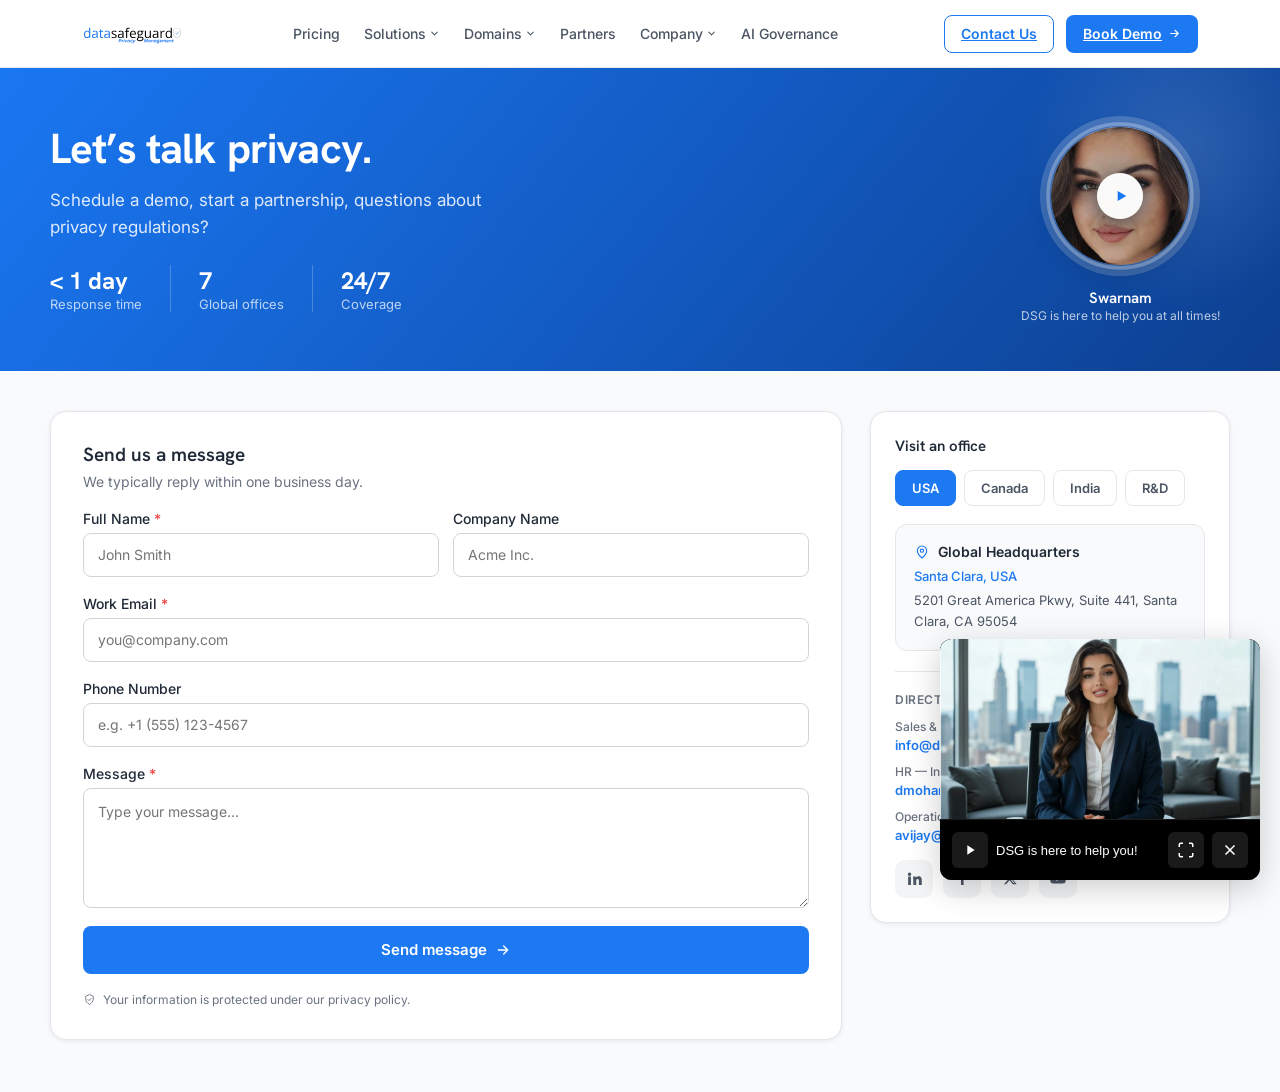
<file: index.html>
<!DOCTYPE html>
<html lang="en">

<head>
  <meta charset="utf-8">
  <meta name="viewport" content="width=device-width, initial-scale=1">
  <title>Contact Us — DataSafeguard</title>
  <meta name="description"
    content="Talk to the DataSafeguard privacy and compliance team. Schedule a demo, start a partnership, or ask about privacy regulations — we reply within one business day.">
  <link rel="icon" href="assets/datasafeguard-logo.svg">
  <link rel="stylesheet" href="styles/tokens.css">
  <link rel="stylesheet" href="styles/main.css">
  <link rel="stylesheet" href="styles/video-widget.css">
</head>

<body data-video-widget data-video-src="https://dsg-chatbot.netlify.app/dsg-avatar-ny.mp4"
  data-video-poster="assets/dsg-avatar-poster.jpg"
  data-video-title="DSG is here to help you!">

  <!-- ============================ Site nav ============================ -->
  <header class="site-nav">
    <div class="container" style="display:flex;align-items:center;justify-content:space-between;gap:24px;">
      <a href="#" aria-label="DataSafeguard home">
        <img class="site-nav__logo" src="assets/datasafeguard-logo.svg" alt="DataSafeguard">
      </a>
      <nav class="site-nav__links" aria-label="Primary">
        <a class="nav-link" href="#">Pricing</a>
        <a class="nav-link" href="#">Solutions <svg viewBox="0 0 24 24" fill="none">
            <path d="M6 9l6 6 6-6" stroke="currentColor" stroke-width="2.2" stroke-linecap="round"
              stroke-linejoin="round" />
          </svg></a>
        <a class="nav-link" href="#">Domains <svg viewBox="0 0 24 24" fill="none">
            <path d="M6 9l6 6 6-6" stroke="currentColor" stroke-width="2.2" stroke-linecap="round"
              stroke-linejoin="round" />
          </svg></a>
        <a class="nav-link" href="#">Partners</a>
        <a class="nav-link" href="#">Company <svg viewBox="0 0 24 24" fill="none">
            <path d="M6 9l6 6 6-6" stroke="currentColor" stroke-width="2.2" stroke-linecap="round"
              stroke-linejoin="round" />
          </svg></a>
        <a class="nav-link" href="#">AI Governance</a>
      </nav>
      <div class="site-nav__actions">
        <a class="btn btn--outline" href="#" aria-current="page">Contact Us</a>
        <a class="btn btn--primary" href="#">Book Demo
          <svg width="13" height="13" viewBox="0 0 24 24" fill="none">
            <path d="M5 12h14M13 6l6 6-6 6" stroke="#fff" stroke-width="2" stroke-linecap="round"
              stroke-linejoin="round" />
          </svg>
        </a>
      </div>
    </div>
  </header>

  <main>
    <!-- ============================ Hero ============================ -->
    <section class="hero">
      <div class="container hero__inner">
        <div class="hero__copy">
          <h1 class="hero__title">Let&rsquo;s talk privacy.</h1>
          <p class="hero__subtitle">Schedule a demo, start a partnership, questions about privacy regulations?</p>
          <div class="hero__stats">
            <div>
              <div class="stat__value">&lt; 1 day</div>
              <div class="stat__label">Response time</div>
            </div>
            <div class="hero__divider" aria-hidden="true"></div>
            <div>
              <div class="stat__value">7</div>
              <div class="stat__label">Global offices</div>
            </div>
            <div class="hero__divider" aria-hidden="true"></div>
            <div>
              <div class="stat__value">24/7</div>
              <div class="stat__label">Coverage</div>
            </div>
          </div>
        </div>

        <div class="hero__avatar">
          <div class="hero__avatar-ring">
            <!-- Animated support avatar — click to play a 9-second intro -->
            <div class="avatar" id="avatar" role="button" tabindex="0" aria-label="Play support intro video">
              <svg class="avatar__ring" viewBox="0 0 100 100" aria-hidden="true">
                <circle cx="50" cy="50" r="48" fill="none" stroke="rgba(255,255,255,.28)" stroke-width="2.4"></circle>
                <circle class="avatar__ring-progress" cx="50" cy="50" r="48" fill="none" stroke="#1cc279"
                  stroke-width="2.8" stroke-linecap="round"></circle>
              </svg>

              <div class="avatar__face-wrap">
                <video class="avatar__video" id="avatarVideo"
                  src="https://dsg-chatbot.netlify.app/DataSafeguard-webflow_540.mp4" poster="assets/avatar-poster.jpg"
                  preload="metadata" playsinline></video>

                <!-- idle-only: play affordance -->
                <div class="avatar__when-idle avatar__play">
                  <div class="avatar__play-pulse"></div>
                  <div class="avatar__play-btn">
                    <svg width="16" height="16" viewBox="0 0 24 24">
                      <path d="M7 4.5v15l13-7.5z" fill="#1a77f2"></path>
                    </svg>
                  </div>
                </div>
              </div>

              <!-- playing-only: LIVE badge -->
              <div class="avatar__when-playing avatar__live">
                <span class="avatar__live-dot"></span>
                <span class="avatar__live-text">LIVE</span>
              </div>
            </div>
          </div>
          <div class="hero__avatar-meta">
            <div class="hero__avatar-name" id="avatarName">Swarnam</div>
            <div class="hero__avatar-tagline">DSG is here to help you at all times!</div>
          </div>
        </div>
      </div>
    </section>

    <!-- ====================== Contact section ====================== -->
    <section class="contact-section">
      <div class="container contact-section__inner">

        <!-- Form -->
        <div class="card card--form">
          <form class="contact-form" id="contactForm" novalidate>
            <div class="form-heading">
              <div class="form-heading__title">Send us a message</div>
              <div class="form-heading__subtitle">We typically reply within one business day.</div>
            </div>

            <div class="form-row">
              <div class="field">
                <label class="field__label" for="fullName">Full Name <span class="field__req">*</span></label>
                <input class="input" id="fullName" name="fullName" placeholder="John Smith" autocomplete="name">
                <span class="field__error" data-error-for="fullName" hidden></span>
              </div>
              <div class="field">
                <label class="field__label" for="company">Company Name</label>
                <input class="input" id="company" name="company" placeholder="Acme Inc." autocomplete="organization">
              </div>
            </div>

            <div class="field">
              <label class="field__label" for="email">Work Email <span class="field__req">*</span></label>
              <input class="input" id="email" name="email" type="email" placeholder="you@company.com"
                autocomplete="email">
              <span class="field__error" data-error-for="email" hidden></span>
            </div>

            <div class="field">
              <label class="field__label" for="phone">Phone Number</label>
              <input class="input" id="phone" name="phone" placeholder="e.g. +1 (555) 123-4567" autocomplete="tel">
            </div>

            <div class="field">
              <label class="field__label" for="message">Message <span class="field__req">*</span></label>
              <textarea class="textarea" id="message" name="message" placeholder="Type your message&hellip;"></textarea>
              <span class="field__error" data-error-for="message" hidden></span>
            </div>

            <button type="submit" class="submit-btn">
              Send message
              <svg width="16" height="16" viewBox="0 0 24 24" fill="none">
                <path d="M5 12h14M13 6l6 6-6 6" stroke="#fff" stroke-width="2" stroke-linecap="round"
                  stroke-linejoin="round" />
              </svg>
            </button>

            <div class="form-privacy">
              <svg width="13" height="13" viewBox="0 0 24 24" fill="none">
                <path d="M12 3l7 3v5c0 4.5-3 8-7 10-4-2-7-5.5-7-10V6l7-3z" stroke="currentColor" stroke-width="1.6"
                  stroke-linejoin="round" />
                <path d="M9 12l2 2 4-4" stroke="currentColor" stroke-width="1.6" stroke-linecap="round"
                  stroke-linejoin="round" />
              </svg>
              Your information is protected under our privacy policy.
            </div>
          </form>

          <!-- Success state (revealed after submit) -->
          <div class="form-success" id="formSuccess" hidden>
            <div class="success-badge">
              <svg width="40" height="40" viewBox="0 0 48 48" fill="none">
                <circle cx="24" cy="24" r="21" fill="var(--success)"></circle>
                <path d="M15 24.5l6 6 12-13" stroke="#fff" stroke-width="3.4" stroke-linecap="round"
                  stroke-linejoin="round" stroke-dasharray="40" stroke-dashoffset="40"></path>
              </svg>
            </div>
            <div class="form-success__title">Message sent</div>
            <div class="form-success__text" id="successText">Thanks &mdash; a member of our team will get back to you
              within one business day.</div>
            <button type="button" class="form-success__reset" id="resetForm">Send another message</button>
          </div>
        </div>

        <!-- Office finder -->
        <aside class="card card--aside">
          <div class="aside-title">Visit an office</div>

          <div class="office-tabs" id="officeTabs" role="tablist" aria-label="Office region">
            <button class="office-tab is-active" type="button" role="tab" aria-selected="true"
              data-tab="USA">USA</button>
            <button class="office-tab" type="button" role="tab" aria-selected="false" data-tab="Canada">Canada</button>
            <button class="office-tab" type="button" role="tab" aria-selected="false" data-tab="India">India</button>
            <button class="office-tab" type="button" role="tab" aria-selected="false" data-tab="R&D">R&amp;D</button>
          </div>

          <div class="office-list" id="officeList" aria-live="polite"><!-- rendered by app.js --></div>

          <div class="aside-divider">
            <div class="aside-label">Direct Contacts</div>
            <div class="contact-line">
              <div class="contact-line__role">Sales &amp; Marketing</div>
              <a class="contact-line__email" href="mailto:info@datasafeguard.ai">info@datasafeguard.ai</a>
            </div>
            <div class="contact-line">
              <div class="contact-line__role">HR &mdash; India</div>
              <a class="contact-line__email" href="mailto:dmohanty@datasafeguard.ai">dmohanty@datasafeguard.ai</a>
            </div>
            <div class="contact-line">
              <div class="contact-line__role">Operations &mdash; USA</div>
              <a class="contact-line__email" href="mailto:avijay@datasafeguard.ai">avijay@datasafeguard.ai</a>
            </div>

            <div class="social-row" aria-label="DataSafeguard on social media">
              <a class="social-link" href="#" aria-label="LinkedIn"><svg width="17" height="17" viewBox="0 0 24 24"
                  fill="currentColor">
                  <path
                    d="M4.98 3.5a2.5 2.5 0 11-.02 5 2.5 2.5 0 01.02-5zM3 9h4v12H3zM10 9h3.8v1.7h.05c.53-1 1.8-2.05 3.7-2.05 3.96 0 4.7 2.6 4.7 6V21h-4v-5.3c0-1.27-.02-2.9-1.77-2.9-1.77 0-2.04 1.38-2.04 2.8V21h-4z" />
                </svg></a>
              <a class="social-link" href="#" aria-label="Facebook"><svg width="17" height="17" viewBox="0 0 24 24"
                  fill="currentColor">
                  <path
                    d="M13.5 21v-8h2.7l.4-3.1h-3.1V7.9c0-.9.25-1.5 1.55-1.5h1.65V3.6c-.3-.04-1.3-.13-2.45-.13-2.43 0-4.1 1.48-4.1 4.2v2.34H7.4V13h2.5v8z" />
                </svg></a>
              <a class="social-link" href="#" aria-label="X"><svg width="15" height="15" viewBox="0 0 24 24"
                  fill="currentColor">
                  <path
                    d="M17.5 3h3.2l-7 8 8.2 10h-6.4l-5-6.1-5.7 6.1H1.6l7.5-8.6L1 3h6.6l4.5 5.6zm-1.1 16h1.8L7.7 4.8H5.8z" />
                </svg></a>
              <a class="social-link" href="#" aria-label="YouTube"><svg width="18" height="18" viewBox="0 0 24 24"
                  fill="currentColor">
                  <path
                    d="M22 8.2a2.6 2.6 0 00-1.8-1.85C18.6 6 12 6 12 6s-6.6 0-8.2.35A2.6 2.6 0 002 8.2C1.65 9.8 1.65 12 1.65 12s0 2.2.35 3.8a2.6 2.6 0 001.8 1.85C5.4 18 12 18 12 18s6.6 0 8.2-.35A2.6 2.6 0 0022 15.8c.35-1.6.35-3.8.35-3.8s0-2.2-.35-3.8zM9.9 14.6V9.4l4.6 2.6z" />
                </svg></a>
            </div>
          </div>
        </aside>

      </div>
    </section>
  </main>

  <script src="app.js"></script>
  <script src="video-widget.js"></script>
</body>

</html>
</file>
<file: styles/tokens.css>
/* ============================================================
   DataSafeguard — Design Tokens
   Merged from the DataSafeguard design system:
   fonts.css + colors.css + typography.css + spacing.css.
   These are the single source of truth consumed by main.css.
   ============================================================ */

/* -- Webfonts -----------------------------------------------
   Larsseit (brand display, commercial) is substituted with
   Hanken Grotesk. Inter is the UI/body face. Replace with the
   licensed Larsseit @font-face files for production fidelity.
   ---------------------------------------------------------- */
@import url("https://fonts.googleapis.com/css2?family=Hanken+Grotesk:wght@400;500;600;700;800&family=Inter:wght@400;500;600;700&family=JetBrains+Mono:wght@400;500&display=swap");

:root {
  /* ---- Brand Blue (primary) — #1a77f2 = brand-blue-500 ---- */
  --brand-blue-50:  hsl(215 90% 96%);
  --brand-blue-100: hsl(212 91% 92%);
  --brand-blue-200: hsl(211 89% 82%);
  --brand-blue-300: hsl(210 89% 72%);
  --brand-blue-400: hsl(211 89% 63%);
  --brand-blue-500: hsl(214 89% 53%);   /* #1a77f2 — core brand */
  --brand-blue-600: hsl(214 81% 44%);
  --brand-blue-700: hsl(215 82% 35%);
  --brand-blue-800: hsl(215 83% 25%);
  --brand-blue-900: hsl(216 84% 17%);

  /* ---- Brand Navy (app chrome) ---- */
  --navy-950: #061826;
  --navy-900: #092339;
  --navy-800: #112437;
  --navy-700: #0f1729;
  --navy-600: #1a3550;
  --navy-500: #2a3547;

  /* ---- Slate / Gray neutral scale ---- */
  --gray-50:  hsl(210 20% 98%);   /* #f8fafc */
  --gray-100: hsl(220 14% 96%);
  --gray-200: hsl(220 13% 91%);   /* #e4e7ec hairlines */
  --gray-300: hsl(216 12% 84%);
  --gray-400: hsl(218 11% 65%);
  --gray-500: hsl(220 9% 46%);    /* #64748b muted text */
  --gray-600: hsl(215 14% 34%);
  --gray-700: hsl(217 19% 27%);
  --gray-800: hsl(215 28% 17%);   /* #1e293b */
  --gray-900: hsl(221 39% 11%);
  --gray-950: hsl(224 71% 4%);
  --white: #ffffff;
  --black: #000000;

  /* ---- Green (success) ---- */
  --green-50:  hsl(138 76% 97%);
  --green-100: hsl(141 84% 93%);
  --green-200: hsl(141 79% 85%);
  --green-300: hsl(142 77% 73%);
  --green-400: hsl(142 69% 58%);
  --green-500: hsl(142 71% 45%);
  --green-600: hsl(142 76% 36%);
  --green-700: hsl(142 72% 29%);
  --green-800: hsl(143 64% 24%);
  --green-900: hsl(144 61% 20%);
  --success:   #1cc279;
  --login-green: #148018;

  /* ---- Red (destructive) ---- */
  --red-50:  hsl(0 86% 97%);
  --red-100: hsl(0 93% 94%);
  --red-200: hsl(0 96% 89%);
  --red-300: hsl(0 94% 82%);
  --red-400: hsl(0 91% 71%);
  --red-500: hsl(0 84% 60%);
  --red-600: hsl(0 72% 51%);
  --red-700: hsl(0 74% 42%);
  --red-800: hsl(0 70% 35%);
  --red-900: hsl(0 63% 31%);
  --danger:  #e94141;

  /* ---- Yellow / Amber (warning) ---- */
  --yellow-50:  hsl(55 92% 95%);
  --yellow-500: hsl(45 93% 47%);
  --yellow-800: hsl(32 81% 29%);
  --warning: #fdbd5b;

  /* ===========================================================
     SEMANTIC ALIASES — the layer UI code consumes.
     =========================================================== */

  /* Surfaces */
  --surface-app:      var(--gray-50);
  --surface-card:     var(--white);
  --surface-raised:   var(--white);
  --surface-sunken:   var(--gray-100);
  --surface-sidebar:  var(--navy-900);
  --surface-inverse:  var(--navy-900);

  /* Text */
  --text-primary:   var(--gray-800);
  --text-secondary: var(--gray-600);
  --text-muted:     var(--gray-500);
  --text-disabled:  var(--gray-400);
  --text-inverse:   var(--white);
  --text-link:      var(--brand-blue-500);
  --text-brand:     var(--brand-blue-500);

  /* Brand */
  --brand:            var(--brand-blue-500);
  --brand-hover:      var(--brand-blue-600);
  --brand-active:     var(--brand-blue-700);
  --brand-subtle:     var(--brand-blue-50);
  --brand-subtle-fg:  var(--brand-blue-700);

  /* Borders */
  --border:        var(--gray-200);
  --border-strong: var(--gray-300);
  --border-focus:  var(--brand-blue-400);
  --input-border:  var(--gray-300);

  /* Status (semantic) */
  --status-success:        var(--success);
  --status-success-subtle: var(--green-50);
  --status-success-fg:     var(--green-700);
  --status-danger:         var(--danger);
  --status-danger-subtle:  var(--red-50);
  --status-danger-fg:      var(--red-700);
  --status-warning:        var(--warning);
  --status-info:           var(--brand-blue-500);
  --status-info-subtle:    var(--brand-blue-50);
  --status-info-fg:        var(--brand-blue-700);

  /* Focus ring */
  --ring: var(--brand-blue-400);

  /* ---- Typography ---- */
  --font-display: "Hanken Grotesk", "Larsseit", system-ui, sans-serif;
  --font-sans:    "Inter", system-ui, -apple-system, "Segoe UI", sans-serif;
  --font-mono:    "JetBrains Mono", ui-monospace, "SF Mono", Menlo, monospace;

  /* ---- Spacing scale (4px base) ---- */
  --space-1:  4px;
  --space-2:  8px;
  --space-3:  12px;
  --space-4:  16px;
  --space-5:  20px;
  --space-6:  24px;
  --space-8:  32px;
  --space-10: 40px;
  --space-12: 48px;
  --space-16: 64px;
  --space-20: 80px;

  /* ---- Radius ---- */
  --radius-xs: 4px;
  --radius-sm: 6px;
  --radius-md: 8px;
  --radius-lg: 12px;
  --radius-xl: 16px;
  --radius-2xl: 24px;
  --radius-full: 9999px;

  /* ---- Elevation ---- */
  --shadow-xs: 0 1px 2px rgba(9, 35, 57, 0.06);
  --shadow-sm: 0 1px 4px rgba(9, 35, 57, 0.08);
  --shadow-md: 0 4px 12px rgba(9, 35, 57, 0.10);
  --shadow-lg: 0 8px 24px rgba(9, 35, 57, 0.12);
  --shadow-xl: 0 16px 40px rgba(9, 35, 57, 0.16);
  --shadow-focus: 0 0 0 3px rgba(26, 119, 242, 0.20);

  /* ---- Motion ---- */
  --ease-standard: cubic-bezier(0.4, 0, 0.2, 1);
  --ease-out:      cubic-bezier(0, 0, 0.2, 1);
  --duration-fast:   120ms;
  --duration-normal: 200ms;
  --duration-slow:   320ms;
}
</file>
<file: styles/main.css>
/* ============================================================
   Contact Us — Variant B "Hero Avatar"
   DataSafeguard redesign. Consumes tokens.css.
   ============================================================ */

*, *::before, *::after { box-sizing: border-box; }

html { -webkit-text-size-adjust: 100%; text-size-adjust: 100%; }

body {
  margin: 0;
  background: var(--surface-app);
  color: var(--text-primary);
  font-family: var(--font-sans);
  -webkit-font-smoothing: antialiased;
  text-rendering: optimizeLegibility;
}

a { color: inherit; }

.container {
  width: 100%;
  max-width: 1180px;
  margin: 0 auto;
  padding: 0 32px;
}

/* ============================================================
   Site navigation
   ============================================================ */
.site-nav {
  position: sticky;
  top: 0;
  z-index: 50;
  display: flex;
  align-items: center;
  justify-content: space-between;
  gap: 24px;
  height: 68px;
  background: #fff;
  border-bottom: 1px solid var(--border);
}
.site-nav__logo { height: 26px; width: auto; display: block; }

.site-nav__links {
  display: flex;
  align-items: center;
  gap: 24px;
}
.nav-link {
  display: inline-flex;
  align-items: center;
  gap: 3px;
  font: 500 14px var(--font-sans);
  color: var(--text-secondary);
  text-decoration: none;
  cursor: pointer;
  white-space: nowrap;
  transition: color var(--duration-fast) var(--ease-standard);
}
.nav-link:hover { color: var(--brand); }
.nav-link svg { width: 11px; height: 11px; }

.site-nav__actions {
  display: flex;
  align-items: center;
  gap: 12px;
}

/* ============================================================
   Buttons
   ============================================================ */
.btn {
  display: inline-flex;
  align-items: center;
  justify-content: center;
  gap: 6px;
  height: 38px;
  padding: 0 16px;
  border-radius: var(--radius-md);
  font: 600 14px var(--font-sans);
  cursor: pointer;
  white-space: nowrap;
  border: 1px solid transparent;
  transition: background var(--duration-fast) var(--ease-standard),
              color var(--duration-fast) var(--ease-standard),
              transform var(--duration-fast) var(--ease-standard);
}
.btn--primary { background: var(--brand); color: #fff; }
.btn--primary:hover { background: var(--brand-hover); }
.btn--primary:active { transform: translateY(.5px); background: var(--brand-active); }
.btn--outline { background: #fff; color: var(--brand); border-color: var(--brand); }
.btn--outline:hover { background: var(--brand-subtle); }

/* ============================================================
   Hero — blue gradient, avatar-led
   ============================================================ */
.hero {
  position: relative;
  background: linear-gradient(130deg, #1a77f2 0%, #1259bf 55%, #0d3f8f 100%);
  overflow: hidden;
}
.hero::before {
  content: "";
  position: absolute;
  top: -80px;
  right: -60px;
  width: 320px;
  height: 320px;
  border-radius: 50%;
  background: radial-gradient(circle, rgba(255, 255, 255, .12), transparent 70%);
  pointer-events: none;
}
.hero__inner {
  position: relative;
  display: grid;
  grid-template-columns: 1fr 220px;
  gap: 36px;
  align-items: center;
  padding: 48px 0;
}
.hero__title {
  margin: 0;
  font: 700 42px/1.04 var(--font-display);
  color: #fff;
  letter-spacing: -.02em;
}
.hero__subtitle {
  margin: 16px 0 24px;
  max-width: 440px;
  font: 400 17px/1.6 var(--font-sans);
  color: rgba(255, 255, 255, .86);
}

.hero__stats { display: flex; gap: 28px; }
.stat__value { font: 700 24px var(--font-display); color: #fff; }
.stat__label { font: 400 13px var(--font-sans); color: rgba(255, 255, 255, .72); }
.hero__divider { width: 1px; background: rgba(255, 255, 255, .22); }

.hero__avatar { display: flex; flex-direction: column; align-items: center; gap: 12px; }
.hero__avatar-ring {
  padding: 5px;
  border-radius: 50%;
  background: rgba(255, 255, 255, .18);
}
.hero__avatar-name { font: 600 15px var(--font-display); color: #fff; }
.hero__avatar-tagline { font: 400 12px var(--font-sans); color: rgba(255, 255, 255, .72); }
.hero__avatar-meta { text-align: center; }

/* ============================================================
   Contact section — form + office finder
   ============================================================ */
.contact-section { background: #f8fafc; }
.contact-section__inner {
  display: grid;
  grid-template-columns: 1fr 360px;
  gap: 28px;
  align-items: start;
  padding: 40px 0 52px;
}
.card {
  background: #fff;
  border: 1px solid var(--border);
  border-radius: var(--radius-xl);
  box-shadow: var(--shadow-sm);
}
.card--form { padding: 32px; }
.card--aside { padding: 24px; }

/* ============================================================
   Contact form
   ============================================================ */
.contact-form { display: flex; flex-direction: column; gap: 18px; }

.form-heading__title { font: 600 19px/1.2 var(--font-display); color: var(--text-primary); }
.form-heading__subtitle { margin-top: 4px; font: 400 14px/1.5 var(--font-sans); color: var(--text-muted); }

.form-row { display: grid; grid-template-columns: 1fr 1fr; gap: 14px; }
.field { display: flex; flex-direction: column; gap: 6px; }
.field__label { font: 500 14px var(--font-sans); color: var(--text-primary); }
.field__req { color: var(--danger); }

.input, .textarea {
  width: 100%;
  background: #fff;
  border: 1px solid var(--input-border);
  border-radius: var(--radius-md);
  font: 400 14px var(--font-sans);
  color: var(--text-primary);
  outline: none;
  transition: border-color var(--duration-fast) var(--ease-standard),
              box-shadow var(--duration-fast) var(--ease-standard);
}
.input { height: 44px; padding: 0 14px; }
.textarea { min-height: 120px; padding: 12px 14px; line-height: 1.5; resize: vertical; }
.input:focus, .textarea:focus {
  border-color: var(--border-focus);
  box-shadow: var(--shadow-focus);
}
.input.is-invalid, .textarea.is-invalid { border-color: var(--danger); }

.field__error { font: 400 12px var(--font-sans); color: var(--status-danger-fg); }
[hidden] { display: none !important; }

.submit-btn {
  display: inline-flex;
  align-items: center;
  justify-content: center;
  gap: 8px;
  width: 100%;
  height: 48px;
  background: var(--brand);
  color: #fff;
  border: none;
  border-radius: var(--radius-md);
  font: 600 15px var(--font-sans);
  cursor: pointer;
  transition: background var(--duration-fast) var(--ease-standard),
              transform var(--duration-fast) var(--ease-standard);
}
.submit-btn:hover { background: var(--brand-hover); }
.submit-btn:active { transform: translateY(.5px); background: var(--brand-active); }

.form-privacy {
  display: flex;
  align-items: center;
  gap: 7px;
  color: var(--text-muted);
  font: 400 12px var(--font-sans);
}

/* Success state */
.form-success {
  display: flex;
  flex-direction: column;
  align-items: center;
  text-align: center;
  padding: 36px 16px;
  gap: 8px;
}
.success-badge {
  width: 76px;
  height: 76px;
  border-radius: 50%;
  background: var(--green-50);
  display: flex;
  align-items: center;
  justify-content: center;
  animation: cf-pop .45s cubic-bezier(.34, 1.4, .5, 1) both;
}
.success-badge svg path { animation: cf-draw .45s .25s ease-out forwards; }
.form-success__title {
  margin-top: 6px;
  font: 600 22px/1.2 var(--font-display);
  color: var(--text-primary);
  animation: cf-rise .4s .15s both;
}
.form-success__text {
  max-width: 340px;
  font: 400 15px/1.55 var(--font-sans);
  color: var(--text-secondary);
  animation: cf-rise .4s .25s both;
}
.form-success__reset {
  margin-top: 14px;
  height: 40px;
  padding: 0 18px;
  background: transparent;
  color: var(--brand);
  border: 1px solid var(--brand-blue-300);
  border-radius: var(--radius-md);
  font: 600 14px var(--font-sans);
  cursor: pointer;
  animation: cf-rise .4s .35s both;
  transition: background var(--duration-fast) var(--ease-standard);
}
.form-success__reset:hover { background: var(--brand-subtle); }

@keyframes cf-pop { 0% { transform: scale(.3); opacity: 0; } 60% { transform: scale(1.08); } 100% { transform: scale(1); opacity: 1; } }
@keyframes cf-draw { to { stroke-dashoffset: 0; } }
@keyframes cf-rise { 0% { transform: translateY(8px); opacity: 0; } 100% { transform: translateY(0); opacity: 1; } }

/* ============================================================
   Office finder (aside)
   ============================================================ */
.aside-title { font: 600 15px var(--font-display); color: var(--text-primary); margin-bottom: 14px; }

.office-tabs { display: flex; gap: 8px; flex-wrap: wrap; margin-bottom: 18px; }
.office-tab {
  height: 36px;
  padding: 0 16px;
  border-radius: var(--radius-md);
  font: 600 13px var(--font-sans);
  cursor: pointer;
  white-space: nowrap;
  background: #fff;
  color: var(--text-secondary);
  border: 1px solid var(--border);
  transition: all var(--duration-fast) var(--ease-standard);
}
.office-tab:hover { border-color: var(--border-strong); color: var(--text-primary); }
.office-tab.is-active { background: var(--brand); color: #fff; border-color: var(--brand); }

.office-list { display: flex; flex-direction: column; gap: 10px; }
.office-card {
  background: var(--gray-50);
  border: 1px solid var(--border);
  border-radius: var(--radius-lg);
  padding: 18px;
}
.office-card__head { display: flex; align-items: center; gap: 8px; margin-bottom: 8px; }
.office-card__label { font: 600 14px var(--font-sans); color: var(--text-primary); }
.office-card__city { font: 500 13px var(--font-sans); color: var(--brand); margin-bottom: 6px; }
.office-card__addr { font: 400 13px/1.6 var(--font-sans); color: var(--text-secondary); }

.aside-divider { margin-top: 20px; padding-top: 20px; border-top: 1px solid var(--border); }
.aside-label {
  font: 600 12px var(--font-sans);
  letter-spacing: .05em;
  text-transform: uppercase;
  color: var(--text-muted);
  margin-bottom: 12px;
}
.contact-line { margin-bottom: 10px; }
.contact-line__role { font: 500 12px var(--font-sans); color: var(--text-muted); }
.contact-line__email { font: 600 13px var(--font-sans); color: var(--brand); text-decoration: none; }
.contact-line__email:hover { text-decoration: underline; }

/* ============================================================
   Social row
   ============================================================ */
.social-row { display: flex; gap: 10px; margin-top: 16px; }
.social-link {
  display: flex;
  align-items: center;
  justify-content: center;
  width: 38px;
  height: 38px;
  border-radius: 10px;
  text-decoration: none;
  background: var(--gray-100);
  color: var(--text-secondary);
  transition: all .14s var(--ease-standard);
}
.social-link:hover { background: var(--brand); color: #fff; transform: translateY(-2px); }

/* ============================================================
   Avatar video (animated SVG support intro)
   ============================================================ */
.avatar {
  position: relative;
  width: 150px;
  height: 150px;
  font-family: var(--font-sans);
  cursor: pointer;
  -webkit-user-select: none;
  user-select: none;
}
.avatar__ring {
  position: absolute;
  inset: 0;
  width: 100%;
  height: 100%;
  transform: rotate(-90deg);
  pointer-events: none;
  z-index: 4;
  overflow: visible;
}
.avatar__ring-progress {
  stroke-dasharray: 301.6;
  stroke-dashoffset: 301.6;
  transition: stroke-dashoffset .12s linear;
}
.avatar__face-wrap {
  position: absolute;
  inset: 6px;
  border-radius: 50%;
  overflow: hidden;
  background: radial-gradient(125% 120% at 50% 18%, #eaf4ff 0%, #4f9bff 52%, #135fc6 100%);
  box-shadow: inset 0 -16px 30px rgba(9, 35, 57, .28), 0 8px 22px rgba(9, 35, 57, .28);
  z-index: 2;
}
.avatar__video {
  position: absolute;
  inset: 0;
  width: 100%;
  height: 100%;
  object-fit: cover;
  border-radius: 50%;
  display: block;
}

/* Idle-only play affordance */
.avatar__play {
  position: absolute;
  inset: 0;
  display: flex;
  align-items: center;
  justify-content: center;
  z-index: 5;
  /* Idle vignette: a gentle darkening behind the play button so it
     pops against the poster, while keeping the face clearly visible. */
  background: radial-gradient(circle at center,
    rgba(8, 28, 48, .42) 0%,
    rgba(8, 28, 48, .18) 45%,
    rgba(8, 28, 48, .06) 100%);
}
.avatar__play-pulse {
  position: absolute;
  width: 46px;
  height: 46px;
  border-radius: 50%;
  background: rgba(255, 255, 255, .35);
  animation: av-pulse 2.1s ease-out infinite;
}
.avatar__play-btn {
  position: relative;
  width: 46px;
  height: 46px;
  border-radius: 50%;
  background: rgba(255, 255, 255, .94);
  display: flex;
  align-items: center;
  justify-content: center;
  box-shadow: 0 4px 14px rgba(9, 35, 57, .35);
}
.avatar__play-btn svg { margin-left: 2px; }

.avatar__live {
  position: absolute;
  top: 8px;
  left: 50%;
  transform: translateX(-50%);
  display: flex;
  align-items: center;
  gap: 5px;
  padding: 3px 8px;
  background: rgba(8, 28, 48, .72);
  border-radius: var(--radius-full);
  z-index: 6;
}
.avatar__live-dot { width: 6px; height: 6px; border-radius: 50%; background: #ff5a5a; animation: av-livedot 1s infinite; }
.avatar__live-text { font: 700 9px var(--font-sans); letter-spacing: .08em; color: #fff; }

/* State toggling: idle vs playing */
.avatar .avatar__when-playing { display: none; }
.avatar.is-playing .avatar__when-playing { display: block; }
.avatar.is-playing .avatar__when-idle { display: none; }

@keyframes av-pulse { 0% { transform: scale(.9); opacity: .7; } 70% { transform: scale(1.5); opacity: 0; } 100% { opacity: 0; } }
@keyframes av-livedot { 0%, 100% { opacity: 1; } 50% { opacity: .25; } }

/* ============================================================
   Responsive
   ============================================================ */
@media (max-width: 980px) {
  .hero__inner { grid-template-columns: 1fr; gap: 28px; }
  .hero__avatar { order: -1; }
  .contact-section__inner { grid-template-columns: 1fr; }
  .site-nav__links { display: none; }
}
@media (max-width: 600px) {
  .container { padding: 0 18px; }
  .hero__inner { padding: 36px 0; }
  .hero__title { font-size: 34px; }
  .hero__stats { gap: 18px; flex-wrap: wrap; }
  .card--form { padding: 22px; }
  .form-row { grid-template-columns: 1fr; }
  .site-nav__actions .btn--outline { display: none; }
}

@media (prefers-reduced-motion: reduce) {
  * { animation-duration: .001ms !important; animation-iteration-count: 1 !important; }
}
</file>
<file: styles/video-widget.css>
/* ==================== Floating Video Widget ==================== */

.video-widget {
  position: fixed;
  bottom: 20px;
  right: 20px;
  width: 320px;
  max-width: calc(100% - 40px);
  background: #000;
  border-radius: 12px;
  box-shadow: 0 8px 32px rgba(0, 0, 0, 0.2);
  overflow: hidden;
  z-index: 1000;
  font-family: -apple-system, BlinkMacSystemFont, 'Segoe UI', Roboto, sans-serif;
}

.video-widget.is-expanded {
  position: fixed;
  inset: 0;
  width: 100%;
  height: 100%;
  max-width: 100%;
  border-radius: 0;
  bottom: auto;
  left: auto;
}

.video-widget__container {
  position: relative;
  width: 100%;
  padding-bottom: 56.25%; /* 16:9 aspect ratio */
  background: #000;
  overflow: hidden;
}

.video-widget__video {
  position: absolute;
  top: 0;
  left: 0;
  width: 100%;
  height: 100%;
  object-fit: contain;
  display: block;
}

.video-widget__controls {
  display: flex;
  align-items: center;
  gap: 8px;
  padding: 12px;
  background: rgba(0, 0, 0, 0.8);
  border-top: 1px solid rgba(255, 255, 255, 0.1);
}

.video-widget__btn {
  display: flex;
  align-items: center;
  justify-content: center;
  width: 36px;
  height: 36px;
  padding: 0;
  border: none;
  background: rgba(255, 255, 255, 0.1);
  border-radius: 6px;
  color: #fff;
  cursor: pointer;
  transition: all 0.2s ease;
  flex-shrink: 0;
}

.video-widget__btn:hover {
  background: rgba(255, 255, 255, 0.2);
}

.video-widget__btn:active {
  background: rgba(255, 255, 255, 0.3);
}

.video-widget__btn svg {
  width: 18px;
  height: 18px;
  display: block;
}

.video-widget__btn--play svg {
  width: 16px;
  height: 16px;
}

.video-widget__info {
  flex: 1;
  min-width: 0;
}

.video-widget__title {
  font-size: 13px;
  font-weight: 500;
  color: #fff;
  margin: 0;
  white-space: nowrap;
  overflow: hidden;
  text-overflow: ellipsis;
}

.video-widget__close {
  margin-left: auto;
}

/* Expanded state adjustments */
.video-widget.is-expanded .video-widget__controls {
  padding: 16px 20px;
  border-top: none;
  background: rgba(0, 0, 0, 0.9);
  justify-content: space-between;
}

.video-widget.is-expanded .video-widget__info {
  order: -1;
  flex: 1;
}

.video-widget.is-expanded .video-widget__title {
  font-size: 16px;
  font-weight: 600;
}

/* Hide on very small screens unless expanded */
@media (max-width: 480px) {
  .video-widget:not(.is-expanded) {
    width: calc(100% - 40px);
    max-width: 280px;
  }

  .video-widget:not(.is-expanded) .video-widget__title {
    font-size: 12px;
  }
}

/* Accessibility */
.video-widget__btn:focus-visible {
  outline: 2px solid #1a77f2;
  outline-offset: -2px;
}

/* Animation */
@keyframes slideIn {
  from {
    opacity: 0;
    transform: translateY(20px);
  }
  to {
    opacity: 1;
    transform: translateY(0);
  }
}

.video-widget {
  animation: slideIn 0.3s ease-out;
}
</file>
